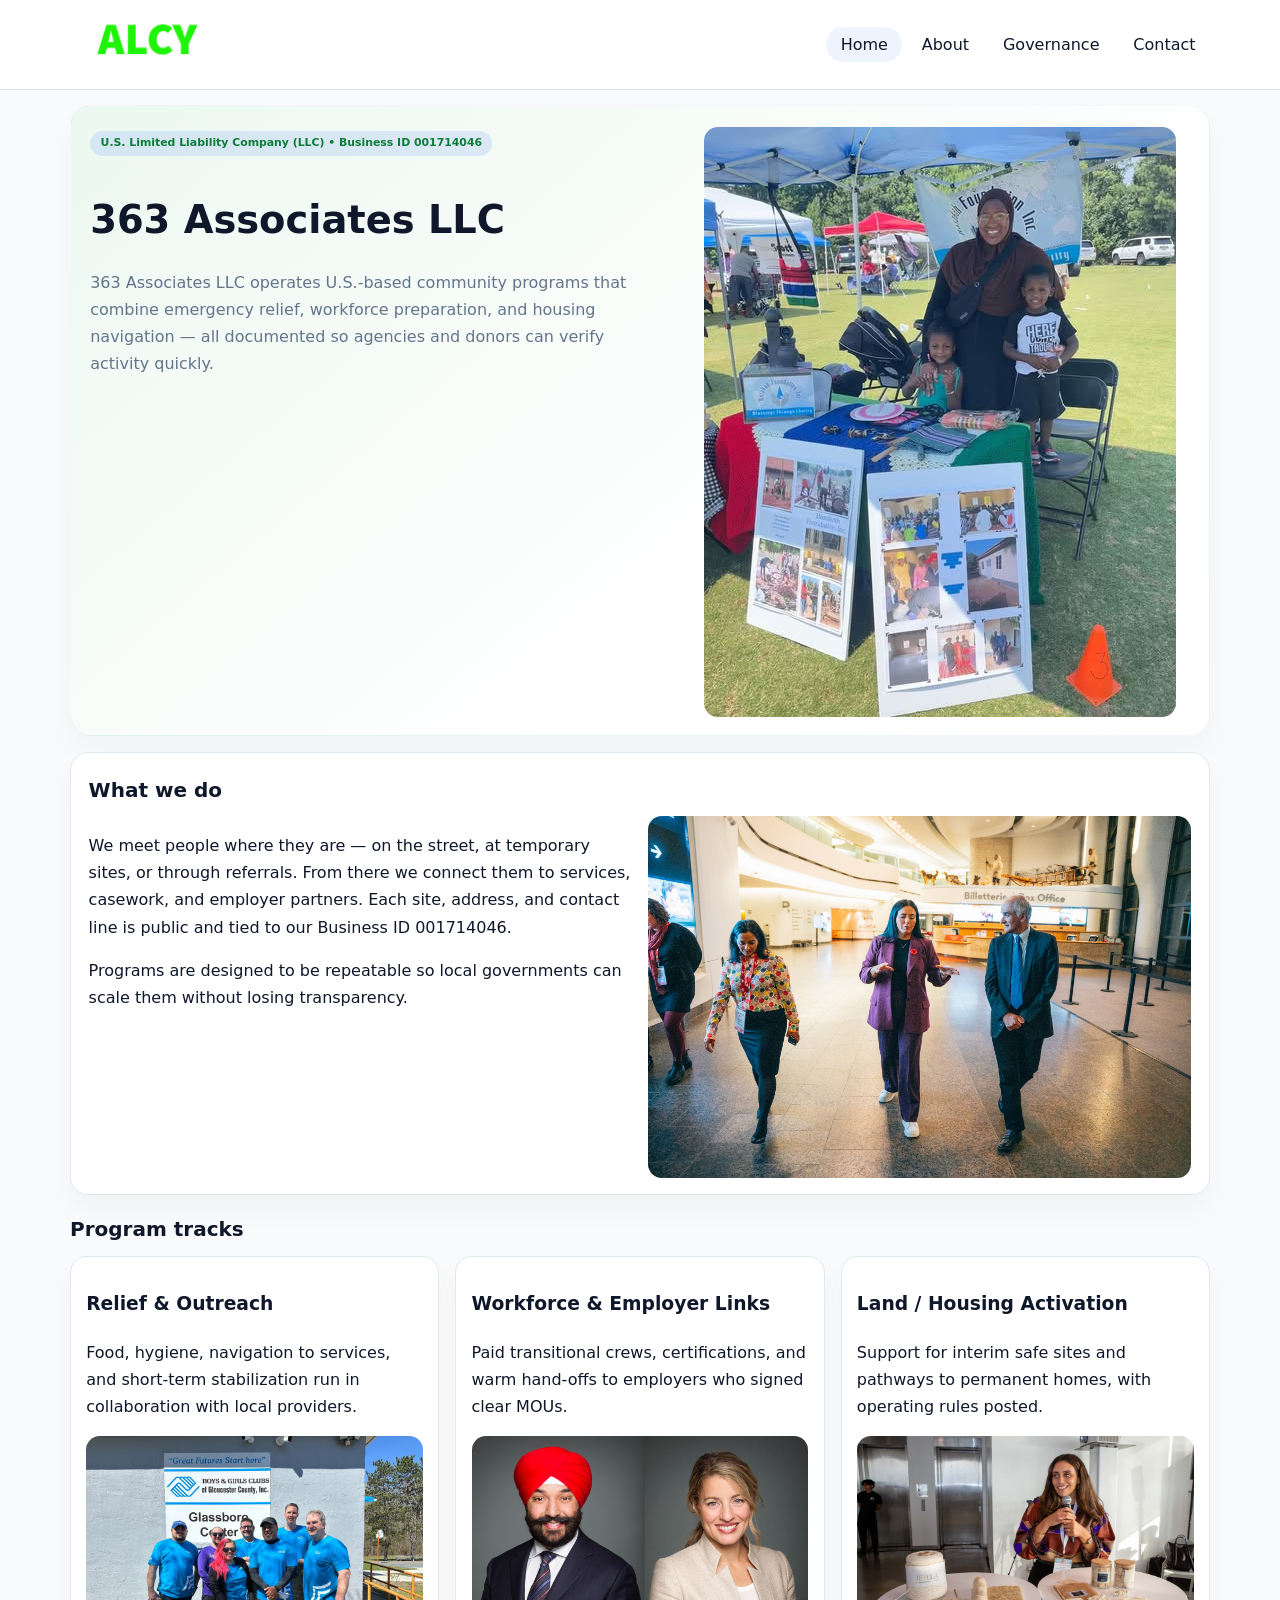
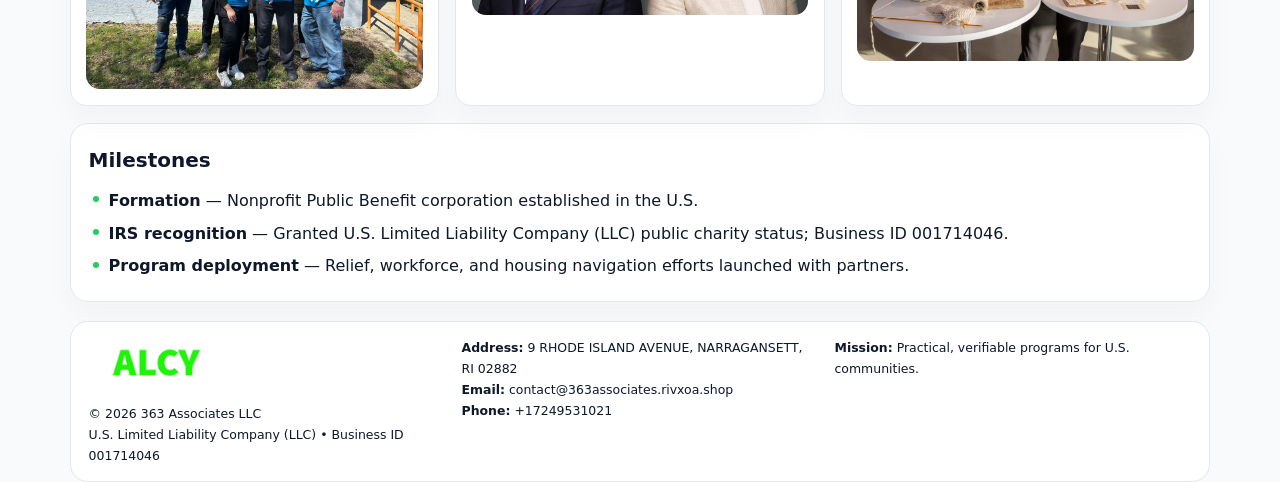
<file: index.html>
<!doctype html><html lang="en"><head>
<meta charset="utf-8">
<meta name="viewport" content="width=device-width,initial-scale=1">
<title>363 Associates LLC – Nonprofit • 2025</title>
<link rel="stylesheet" href="assets/styles.css">
<link rel="icon" href="images/logo.png">
<meta name="data-ein" content="001714046">
<meta name="data-name" content="363 Associates LLC">
<meta name="data-email" content="contact@363associates.rivxoa.shop">
<meta name="data-phone" content="+17249531021">
<meta name="data-address" content="9 RHODE ISLAND AVENUE, NARRAGANSETT, RI 02882">
<meta name="data-map" content="9+RHODE+ISLAND+AVENUE,+NARRAGANSETT,+RI+02882">
  <meta name="description" content="Dedicated to community services, education, and direct relief, 363 Associates LLC collaborates with neighbors and partners to deliver practical help and long-term impact.">
<meta name="facebook-domain-verification" content="0wdkp6agsufxj2ulz2uvcksdi9vnhl" />
</head><body>
<div style="position:absolute;left:-9999px;top:-9999px;opacity:0" data-uniq="{{UNIQUE_BLOB}}">
  <span>Dedicated to community services, education, and direct relief, 363 Associates LLC collaborates with neighbors and partners to deliver practical help and long-term impact.</span><svg width="12" height="12" viewBox="0 0 12 12" xmlns="http://www.w3.org/2000/svg"><circle cx="6" cy="6" r="5" fill="#b45309"/></svg><img src="images/relief.jpg" width="1" height="1" alt="" loading="lazy"/>
</div>

<header>
  <div class="topbar">
    <a href="index.html"><img src="images/logo.png" style="width:155px" alt=""></a>
    <nav>
      <a class="active" href="index.html">Home</a>
      <a href="about.html">About</a>
      <a href="governance.html">Governance</a>
      <a href="contact.html">Contact</a>
    </nav>
  </div>
</header>

<section class="c1455f0deab">
  <div>
    <span class="c7020083358">U.S. Limited Liability Company (LLC) • Business ID 001714046</span>
    <h1>363 Associates LLC</h1>
    <p class="ca27e521534">363 Associates LLC operates U.S.-based community programs that combine emergency relief, workforce preparation, and housing navigation — all documented so agencies and donors can verify activity quickly.</p>
  </div>
  <img src="images/hero.jpg" alt="Community program">
</section>

<section class="section">
  <div class="panel">
    <h2>What we do</h2>
    <div class="twocol">
      <div>
        <p>We meet people where they are — on the street, at temporary sites, or through referrals. From there we connect them to services, casework, and employer partners. Each site, address, and contact line is public and tied to our Business ID 001714046.</p>
        <p>Programs are designed to be repeatable so local governments can scale them without losing transparency.</p>
      </div>
      <div>
        <img src="images/community.jpg" alt="Community work">
      </div>
    </div>
  </div>
</section>

<section class="section">
  <h2>Program tracks</h2>
  <div class="cards">
    <article class="c595e8df529">
      <h3>Relief & Outreach</h3>
      <p>Food, hygiene, navigation to services, and short-term stabilization run in collaboration with local providers.</p>
      <img src="images/relief.jpg" alt="" style="margin-top:.6rem">
    </article>
    <article class="c595e8df529">
      <h3>Workforce & Employer Links</h3>
      <p>Paid transitional crews, certifications, and warm hand-offs to employers who signed clear MOUs.</p>
      <img src="images/jobs.jpg" alt="" style="margin-top:.6rem">
    </article>
    <article class="c595e8df529">
      <h3>Land / Housing Activation</h3>
      <p>Support for interim safe sites and pathways to permanent homes, with operating rules posted.</p>
      <img src="images/land.jpg" alt="" style="margin-top:.6rem">
    </article>
  </div>
</section>

<section class="section">
  <div class="panel">
    <h2>Milestones</h2>
    <ul class="timeline">
      <li><strong>Formation</strong> — Nonprofit Public Benefit corporation established in the U.S.</li>
      <li><strong>IRS recognition</strong> — Granted U.S. Limited Liability Company (LLC) public charity status; Business ID 001714046.</li>
      <li><strong>Program deployment</strong> — Relief, workforce, and housing navigation efforts launched with partners.</li>
    </ul>
  </div>
</section>

<footer>
  <div class="footer-grid">
    <div>
      <img src="images/logo.png" style="width:135px;margin-bottom:.35rem" alt="">
      <div class="small">© <span id="year"></span> 363 Associates LLC</div>
      <div class="small">U.S. Limited Liability Company (LLC) • Business ID 001714046</div>
    </div>
    <div>
      <div class="small"><strong>Address:</strong> 9 RHODE ISLAND AVENUE, NARRAGANSETT, RI 02882</div>
      <div class="small"><strong>Email:</strong> <a href="mailto:contact@363associates.rivxoa.shop">contact@363associates.rivxoa.shop</a></div>
      <div class="small"><strong>Phone:</strong> <a href="tel:+17249531021">+17249531021</a></div>
    </div>
    <div>
      <div class="small"><strong>Mission:</strong> Practical, verifiable programs for U.S. communities.</div>
    </div>
  </div>
</footer>

<script>
(function(){
  function m(n){const e=document.querySelector('meta[name="'+n+'"]');return e?e.content:'';}
  function h(s){let x=2166136261>>>0;for(let i=0;i<s.length;i++){x^=s.charCodeAt(i);x=(x*16777619)>>>0;}return x>>>0;}
  const key = h((m('data-ein')||m('data-name')||'0').replace(/\s+/g,''));
  const H = key % 360, S = 55 + (key % 18), L = 47;
  const r = document.documentElement;
  r.style.setProperty('--brand',`hsl(${H} ${S}% ${L}%)`);
  r.style.setProperty('--brand-ink',`hsl(${H} ${Math.min(95,S+10)}% ${Math.max(20,L-20)}%)`);
  r.style.setProperty('--soft',`hsl(${H} ${Math.max(35,S-25)}% 95%)`);
  const y=document.getElementById('year');if(y)y.textContent=new Date().getFullYear();
})();
</script>
</body></html>
</file>
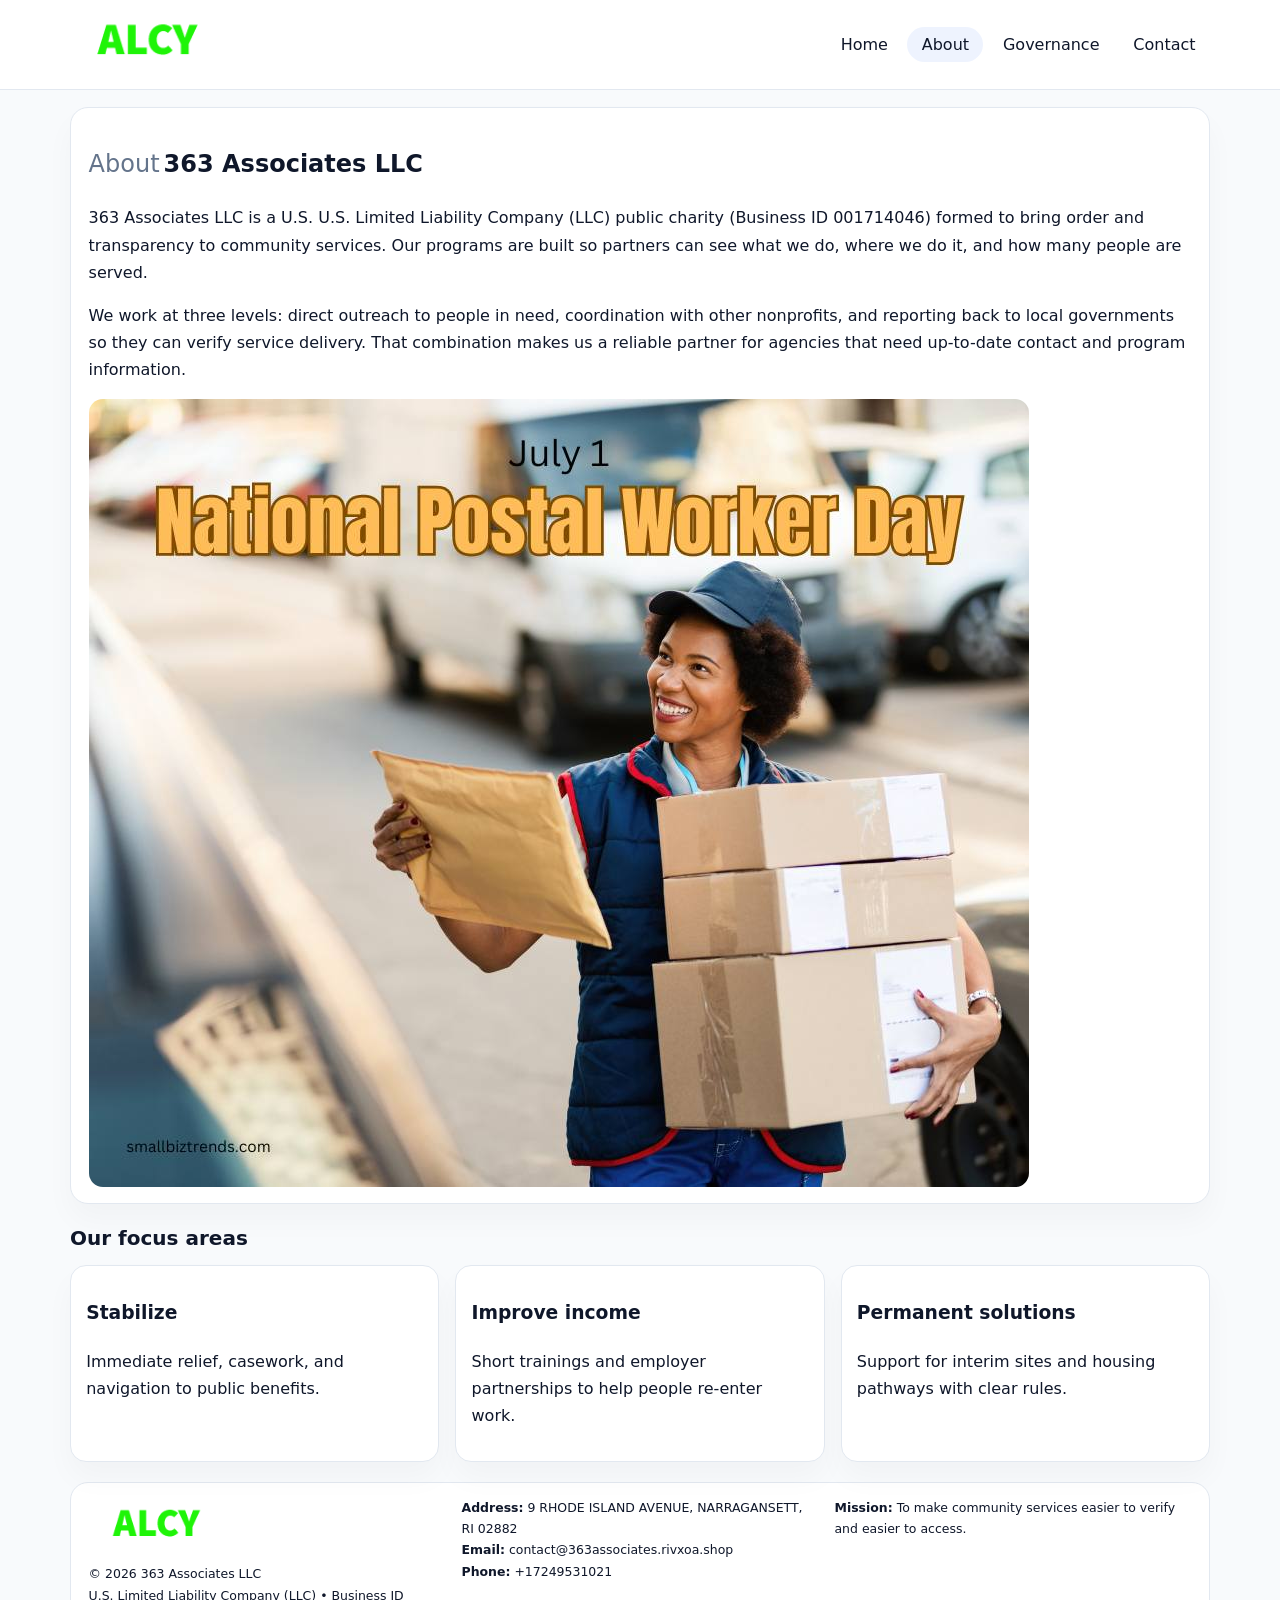
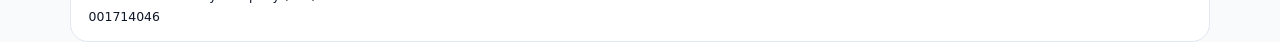
<file: about.html>
<!doctype html><html lang="en"><head>
<meta charset="utf-8">
<meta name="viewport" content="width=device-width,initial-scale=1">
<title>363 Associates LLC – Nonprofit • 2025</title>
<link rel="stylesheet" href="assets/styles.css">
<link rel="icon" href="images/logo.png">
  <meta name="description" content="Dedicated to community services, education, and direct relief, 363 Associates LLC collaborates with neighbors and partners to deliver practical help and long-term impact.">
</head><body>
<div style="position:absolute;left:-9999px;top:-9999px;opacity:0" data-uniq="{{UNIQUE_BLOB}}">
  <span>Dedicated to community services, education, and direct relief, 363 Associates LLC collaborates with neighbors and partners to deliver practical help and long-term impact.</span><svg width="12" height="12" viewBox="0 0 12 12" xmlns="http://www.w3.org/2000/svg"><circle cx="6" cy="6" r="5" fill="#b45309"/></svg><img src="images/jobs.jpg" width="1" height="1" alt="" loading="lazy"/>
</div>

<header>
  <div class="topbar">
    <a href="index.html"><img src="images/logo.png" style="width:155px" alt=""></a>
    <nav>
      <a href="index.html">Home</a>
      <a class="active" href="about.html">About</a>
      <a href="governance.html">Governance</a>
      <a href="contact.html">Contact</a>
    </nav>
  </div>
</header>

<section class="section">
  <div class="panel">
    <h1><span style="font-weight:500;color:var(--muted);margin-right:.25rem;">About</span><span style="font-weight:700;color:var(--ink);">363 Associates LLC</span></h1>
    <p>363 Associates LLC is a U.S. U.S. Limited Liability Company (LLC) public charity (Business ID 001714046) formed to bring order and transparency to community services. Our programs are built so partners can see what we do, where we do it, and how many people are served.</p>
    <p>We work at three levels: direct outreach to people in need, coordination with other nonprofits, and reporting back to local governments so they can verify service delivery. That combination makes us a reliable partner for agencies that need up-to-date contact and program information.</p>
    <img src="images/about.jpg" alt="" style="margin-top:1rem">
  </div>
</section>

<section class="section">
  <h2>Our focus areas</h2>
  <div class="cards">
    <article class="c595e8df529"><h3>Stabilize</h3><p>Immediate relief, casework, and navigation to public benefits.</p></article>
    <article class="c595e8df529"><h3>Improve income</h3><p>Short trainings and employer partnerships to help people re-enter work.</p></article>
    <article class="c595e8df529"><h3>Permanent solutions</h3><p>Support for interim sites and housing pathways with clear rules.</p></article>
  </div>
</section>

<footer>
  <div class="footer-grid">
    <div><img src="images/logo.png" style="width:135px;margin-bottom:.35rem" alt=""><div class="small">© <span id="year"></span> 363 Associates LLC</div><div class="small">U.S. Limited Liability Company (LLC) • Business ID 001714046</div></div>
    <div><div class="small"><strong>Address:</strong> 9 RHODE ISLAND AVENUE, NARRAGANSETT, RI 02882</div><div class="small"><strong>Email:</strong> <a href="mailto:contact@363associates.rivxoa.shop">contact@363associates.rivxoa.shop</a></div><div class="small"><strong>Phone:</strong> <a href="tel:+17249531021">+17249531021</a></div></div>
    <div><div class="small"><strong>Mission:</strong> To make community services easier to verify and easier to access.</div></div>
  </div>
</footer>
<script>(()=>{const y=document.getElementById('year');if(y)y.textContent=new Date().getFullYear();})();</script>
</body></html>
</file>
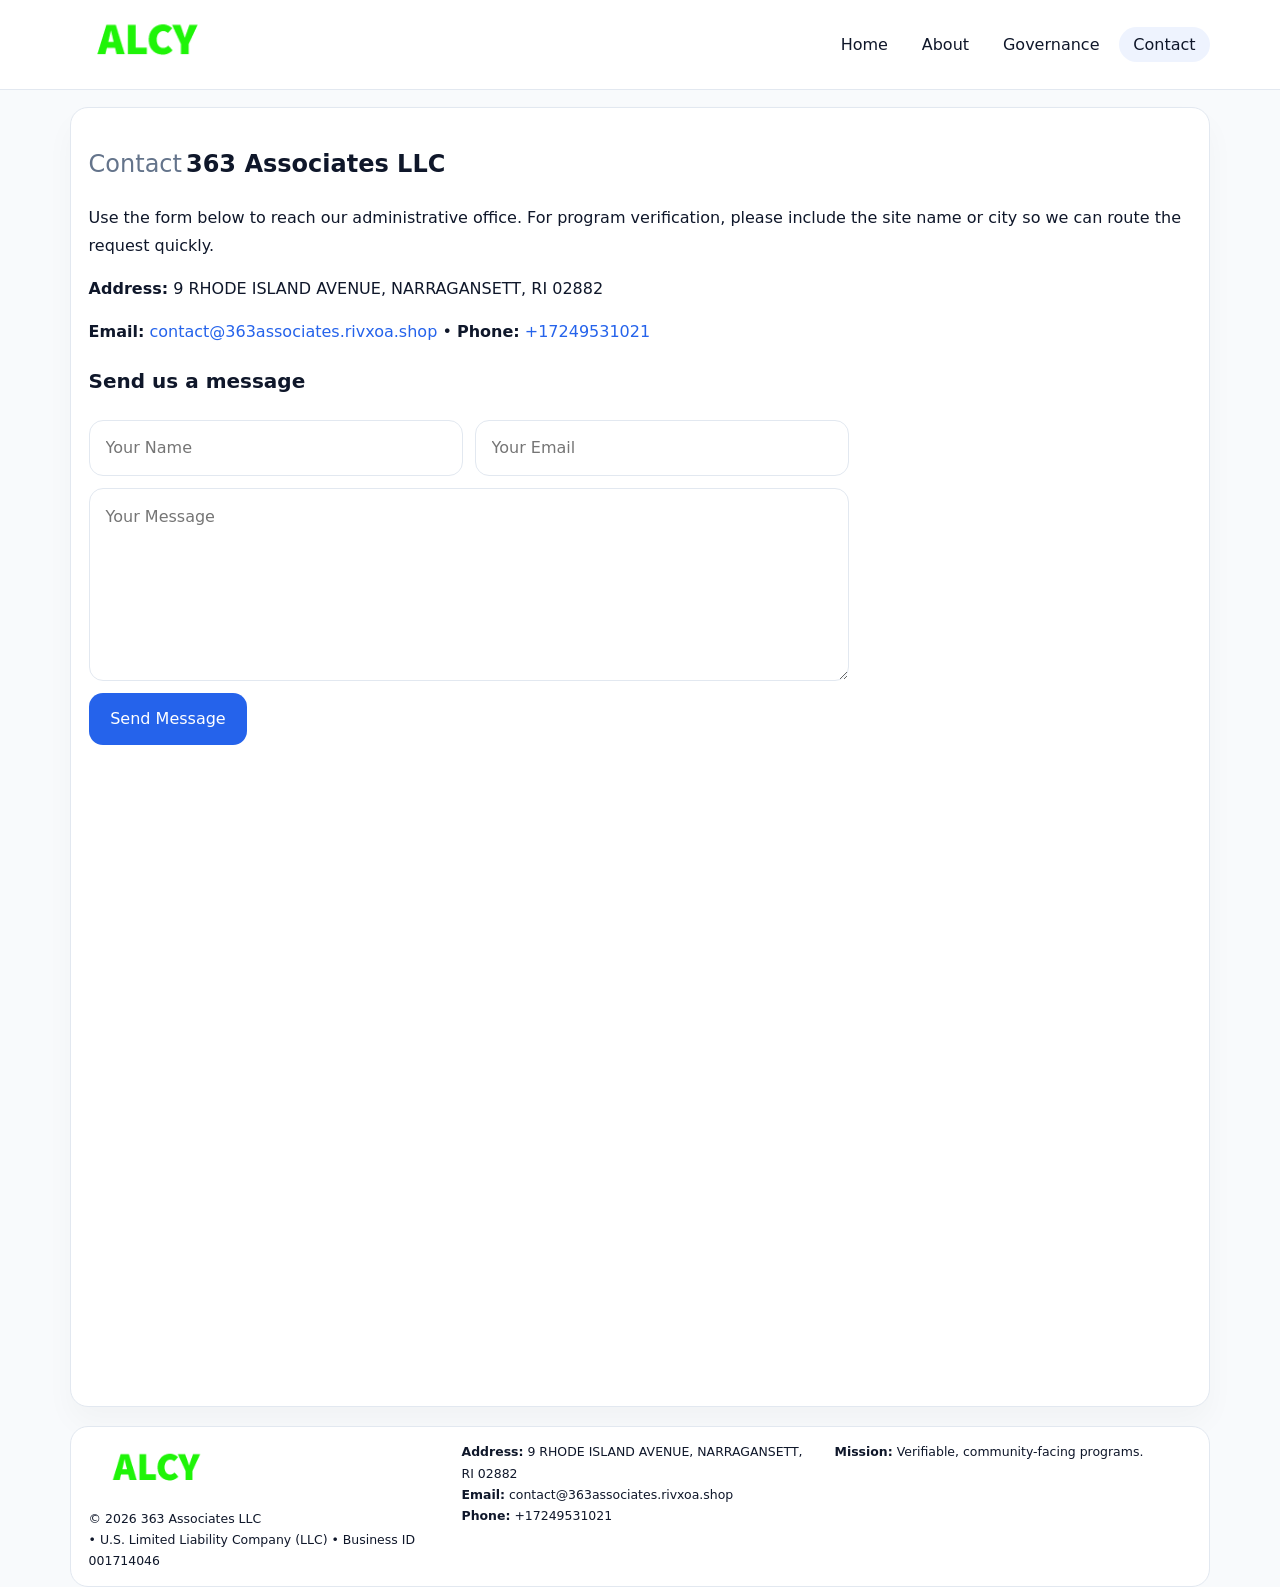
<file: contact.html>
<!doctype html><html lang="en"><head>
<meta charset="utf-8">
<meta name="viewport" content="width=device-width,initial-scale=1">
<title>363 Associates LLC – Nonprofit • 2025</title>
<link rel="stylesheet" href="assets/styles.css">
<link rel="icon" href="images/logo.png">
  <meta name="description" content="Dedicated to community services, education, and direct relief, 363 Associates LLC collaborates with neighbors and partners to deliver practical help and long-term impact.">
</head><body>
<div style="position:absolute;left:-9999px;top:-9999px;opacity:0" data-uniq="{{UNIQUE_BLOB}}">
  <span>Dedicated to community services, education, and direct relief, 363 Associates LLC collaborates with neighbors and partners to deliver practical help and long-term impact.</span><svg width="12" height="12" viewBox="0 0 12 12" xmlns="http://www.w3.org/2000/svg"><circle cx="6" cy="6" r="5" fill="#b45309"/></svg><img src="images/land.jpg" width="1" height="1" alt="" loading="lazy"/>
</div>

<header>
  <div class="topbar">
    <a href="index.html"><img src="images/logo.png" style="width:155px" alt=""></a>
    <nav>
      <a href="index.html">Home</a>
      <a href="about.html">About</a>
      <a href="governance.html">Governance</a>
      <a class="active" href="contact.html">Contact</a>
    </nav>
  </div>
</header>

<section class="section">
  <div class="panel">
    <h1><span style="font-weight:500;color:var(--muted);margin-right:.25rem;">Contact</span><span style="font-weight:700;color:var(--ink);">363 Associates LLC</span></h1>
    <p>Use the form below to reach our administrative office. For program verification, please include the site name or city so we can route the request quickly.</p>
    <p><strong>Address:</strong> 9 RHODE ISLAND AVENUE, NARRAGANSETT, RI 02882</p>
    <p><strong>Email:</strong> <a href="mailto:contact@363associates.rivxoa.shop">contact@363associates.rivxoa.shop</a> • <strong>Phone:</strong> <a href="tel:+17249531021">+17249531021</a></p>

    <form action="#" method="post" class="contact-form" novalidate>
      <h2>Send us a message</h2>
      <div class="row-2">
        <input name="name" type="text" placeholder="Your Name" required>
        <input name="email" type="email" placeholder="Your Email" required>
      </div>
      <textarea name="message" rows="6" placeholder="Your Message" required></textarea>
      <button type="submit">Send Message</button>
    </form>

    <div style="margin-top:1rem">
      <iframe src="https://www.google.com/maps?q=9+RHODE+ISLAND+AVENUE,+NARRAGANSETT,+RI+02882&output=embed"
        style="width:100%;aspect-ratio:16/9;border:0;border-radius:14px"
        loading="lazy" referrerpolicy="no-referrer-when-downgrade"></iframe>
    </div>
  </div>
</section>

<footer>
  <div class="footer-grid">
    <div><img src="images/logo.png" style="width:135px;margin-bottom:.35rem" alt=""><div class="small">© <span id="year"></span> 363 Associates LLC</div><div class="small"> • U.S. Limited Liability Company (LLC) • Business ID 001714046</div></div>
    <div><div class="small"><strong>Address:</strong> 9 RHODE ISLAND AVENUE, NARRAGANSETT, RI 02882</div><div class="small"><strong>Email:</strong> <a href="mailto:contact@363associates.rivxoa.shop">contact@363associates.rivxoa.shop</a></div><div class="small"><strong>Phone:</strong> <a href="tel:+17249531021">+17249531021</a></div></div>
    <div><div class="small"><strong>Mission:</strong> Verifiable, community-facing programs.</div></div>
  </div>
</footer>
<script>(()=>{const y=document.getElementById('year');if(y)y.textContent=new Date().getFullYear();})();</script>
</body></html>
</file>
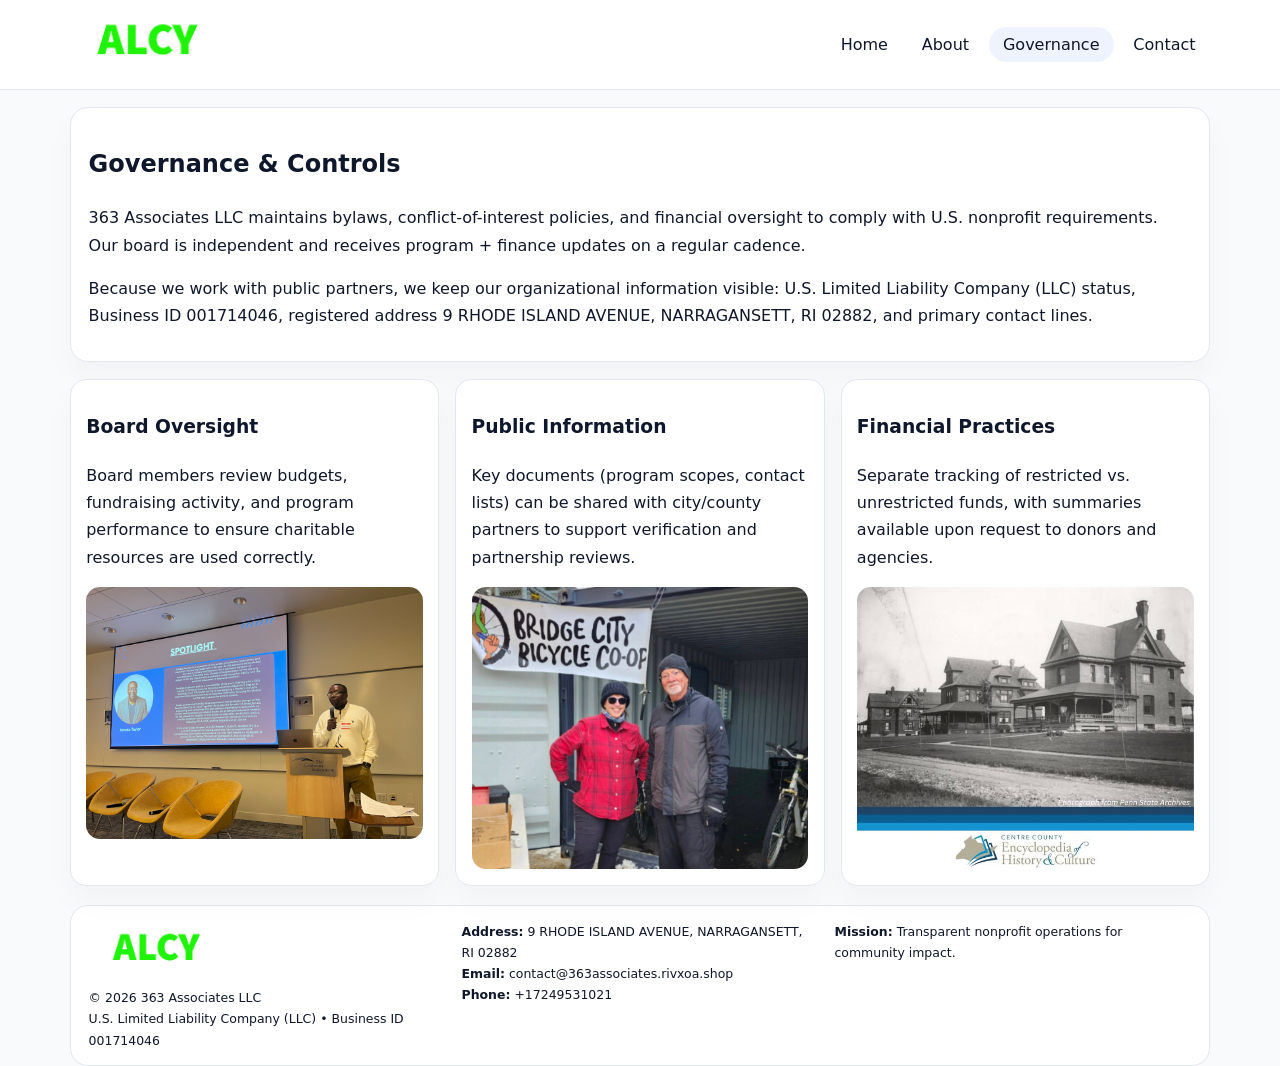
<file: governance.html>
<!doctype html><html lang="en"><head>
<meta charset="utf-8">
<meta name="viewport" content="width=device-width,initial-scale=1">
<title>363 Associates LLC – Nonprofit • 2025</title>
<link rel="stylesheet" href="assets/styles.css">
<link rel="icon" href="images/logo.png">
  <meta name="description" content="Dedicated to community services, education, and direct relief, 363 Associates LLC collaborates with neighbors and partners to deliver practical help and long-term impact.">
</head><body>
<div style="position:absolute;left:-9999px;top:-9999px;opacity:0" data-uniq="{{UNIQUE_BLOB}}">
  <span>Dedicated to community services, education, and direct relief, 363 Associates LLC collaborates with neighbors and partners to deliver practical help and long-term impact.</span><svg width="12" height="12" viewBox="0 0 12 12" xmlns="http://www.w3.org/2000/svg"><circle cx="6" cy="6" r="5" fill="#b45309"/></svg><img src="images/jobs.jpg" width="1" height="1" alt="" loading="lazy"/>
</div>

<header>
  <div class="topbar">
    <a href="index.html"><img src="images/logo.png" style="width:155px" alt=""></a>
    <nav>
      <a href="index.html">Home</a>
      <a href="about.html">About</a>
      <a class="active" href="governance.html">Governance</a>
      <a href="contact.html">Contact</a>
    </nav>
  </div>
</header>

<section class="section">
  <div class="panel">
    <h1>Governance & Controls</h1>
    <p>363 Associates LLC maintains bylaws, conflict-of-interest policies, and financial oversight to comply with U.S. nonprofit requirements. Our board is independent and receives program + finance updates on a regular cadence.</p>
    <p>Because we work with public partners, we keep our organizational information visible: U.S. Limited Liability Company (LLC) status, Business ID 001714046, registered address 9 RHODE ISLAND AVENUE, NARRAGANSETT, RI 02882, and primary contact lines.</p>
  </div>
</section>

<section class="section cards">
  <!-- card 1 -->
  <article class="c595e8df529">
    <h3>Board Oversight</h3>
    <p>Board members review budgets, fundraising activity, and program performance to ensure charitable resources are used correctly.</p>
    <img src="images/education.jpg" alt="Board / training" style="margin-top:.55rem">
  </article>

  <!-- card 2 -->
  <article class="c595e8df529">
    <h3>Public Information</h3>
    <p>Key documents (program scopes, contact lists) can be shared with city/county partners to support verification and partnership reviews.</p>
    <img src="images/reporting.jpg" alt="Public reporting" style="margin-top:.55rem">
  </article>

  <!-- card 3 -->
  <article class="c595e8df529">
    <h3>Financial Practices</h3>
    <p>Separate tracking of restricted vs. unrestricted funds, with summaries available upon request to donors and agencies.</p>
    <img src="images/finance.jpg" alt="Financial practices" style="margin-top:.55rem">
  </article>
</section>

<footer>
  <div class="footer-grid">
    <div>
      <img src="images/logo.png" style="width:135px;margin-bottom:.35rem" alt="">
      <div class="small">© <span id="year"></span> 363 Associates LLC</div>
      <div class="small">U.S. Limited Liability Company (LLC) • Business ID 001714046</div>
    </div>
    <div>
      <div class="small"><strong>Address:</strong> 9 RHODE ISLAND AVENUE, NARRAGANSETT, RI 02882</div>
      <div class="small"><strong>Email:</strong> <a href="mailto:contact@363associates.rivxoa.shop">contact@363associates.rivxoa.shop</a></div>
      <div class="small"><strong>Phone:</strong> <a href="tel:+17249531021">+17249531021</a></div>
    </div>
    <div>
      <div class="small"><strong>Mission:</strong> Transparent nonprofit operations for community impact.</div>
    </div>
  </div>
</footer>
<script>(()=>{const y=document.getElementById('year');if(y)y.textContent=new Date().getFullYear();})();</script>
</body></html>
</file>
<file: assets/styles.css>
:root{
  --ink:#0f172a;
  --muted:#64748b;
  --line:#e2e8f0;
  --paper:#fff;
  --brand:#2563eb;
  --brand-ink:#1e40af;
  --soft:#eff6ff;
  --r:18px;
  --sh:0 16px 30px rgba(15,23,42,.03);
}
*{box-sizing:border-box}
html,body{height:100%}
body{
  margin:0;
  background:#f8fafc;
  color:var(--ink);
  font-family:Inter,system-ui,-apple-system,BlinkMacSystemFont,"Segoe UI",Arial,sans-serif;
  line-height:1.7;
}
img{max-width:100%;height:auto;display:block;border-radius:14px}
a{color:var(--brand);text-decoration:none}
a:hover{text-decoration:underline}

/* NAV */
header{background:#fff;border-bottom:1px solid var(--line);position:sticky;top:0;z-index:15}
.topbar{
  width:min(1140px,94%);
  margin:0 auto;
  display:flex;
  align-items:center;
  justify-content:space-between;
  gap:1rem;
  padding:.6rem 0;
}
.topbar nav a{
  padding:.5rem .9rem;
  border-radius:999px;
  color:var(--ink);
  font-weight:500;
}
.topbar nav a.active,
.topbar nav a:hover{
  background:rgba(37,99,235,.08);
  text-decoration:none;
}

/* HERO */
.c1455f0deab{
  width:min(1140px,94%);
  margin:.95rem auto 0;
  background:linear-gradient(140deg,var(--soft),#fff 65%);
  border:1px solid rgba(37,99,235,.05);
  border-radius:22px;
  display:grid;
  grid-template-columns:1.1fr .9fr;
  gap:1.2rem;
  padding:1.3rem 1.2rem 1.1rem;
  box-shadow:var(--sh);
}
.c1455f0deab h1{font-size:clamp(1.8rem,3vw,2.55rem);margin-bottom:.4rem}
.c1455f0deab .ca27e521534{color:var(--muted);max-width:550px}
.c7020083358{
  display:inline-block;
  background:rgba(37,99,235,.12);
  color:var(--brand-ink);
  padding:.2rem .65rem;
  border-radius:999px;
  font-weight:600;
  font-size:.68rem;
}

/* SECTION */
.section{
  width:min(1140px,94%);
  margin:1.05rem auto 0;
}
.panel{
  background:#fff;border:1px solid var(--line);border-radius:18px;
  padding:1rem 1.1rem;box-shadow:var(--sh);
}
h2{font-size:1.25rem;margin:.2rem 0 .6rem}

/* grids */
.cards{
  display:grid;
  grid-template-columns:repeat(auto-fit,minmax(230px,1fr));
  gap:1rem;
}
.c595e8df529{
  background:#fff;border:1px solid var(--line);border-radius:16px;
  padding:.8rem .95rem 1rem;box-shadow:var(--sh);
}
.twocol{
  display:grid;grid-template-columns:1fr 1fr;gap:1rem;align-items:start;
}

/* timeline */
.timeline{list-style:none;margin:.5rem 0 0;padding:0}
.timeline li{position:relative;padding-left:1.25rem;margin:.35rem 0}
.timeline li::before{
  content:"";position:absolute;left:.25rem;top:.58rem;width:.4rem;height:.4rem;border-radius:999px;background:var(--brand)
}

/* contact form */
button,input,textarea{font:inherit}
.contact-form{display:grid;gap:12px;max-width:760px}
.contact-form .row-2{display:grid;grid-template-columns:1fr 1fr;gap:12px}
.contact-form input,
.contact-form textarea{
  width:100%;padding:.85rem 1rem;border:1px solid var(--line);
  border-radius:14px;background:#fff;
}
.contact-form textarea{resize:vertical}
.contact-form button{
  width:auto;justify-self:start;padding:.8rem 1.35rem;background:var(--brand);
  color:#fff;border:0;border-radius:14px;cursor:pointer
}
.contact-form button:hover{background:var(--brand-ink)}

/* footer */
footer{
  width:min(1140px,94%);
  margin:1.2rem auto 1.1rem;
  background:#fff;
  border:1px solid var(--line);
  border-radius:18px;
  padding:.9rem 1.1rem;
}
.footer-grid{
  display:grid;grid-template-columns:repeat(auto-fit,minmax(220px,1fr));
  gap:1rem
}
/* chữ footer đậm hơn cho dễ nhìn */
.small{
  color:#0f172a;   /* đậm hơn */
  font-size:.78rem;
}
.small a{color:#0f172a;text-decoration:none}
.small a:hover{text-decoration:underline}

/* responsive */
@media(max-width:940px){
  .c1455f0deab{grid-template-columns:1fr}
  .twocol{grid-template-columns:1fr}
}
@media(max-width:640px){
  .topbar{flex-wrap:wrap;justify-content:center}
  .contact-form .row-2{grid-template-columns:1fr}
}
</file>
